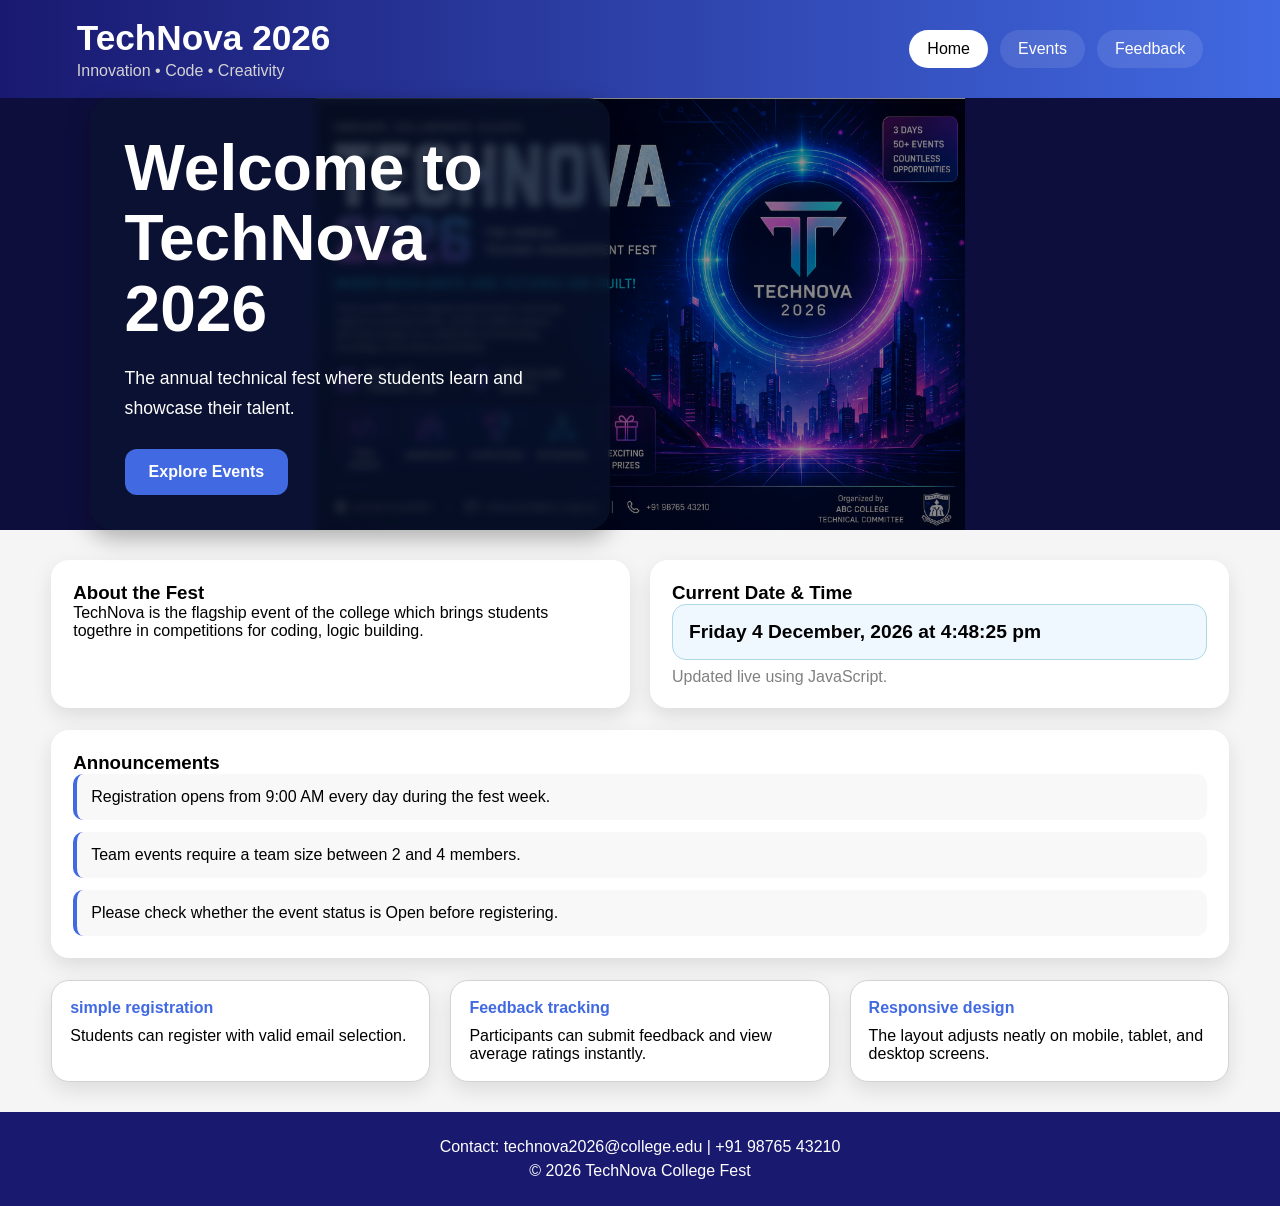
<file: index.html>
<!DOCTYPE html>
<html>
<head>
  <meta name="viewport" content="width=device-width, initial-scale=1.0" />
  <title>TechNova 2026 | Home</title>
  <link rel="stylesheet" href="style.css" />
  <script src="script.js" defer></script>
</head>
<body data-page="home">
  <header class="sitehead">
    <div class="brand">
      <h1>TechNova 2026</h1>
      <p>Innovation • Code • Creativity</p>
    </div>

    <nav class="navbar">
      <a href="index.html" class="navlink active">Home</a>
      <a href="events.html" class="navlink">Events</a>
      <a href="feedback.html" class="navlink">Feedback</a>
    </nav>
  </header>

  <main>
    <section class="herobanner">
      <div class="herooverlay">
        <h2>Welcome to TechNova 2026</h2>
        <p>The annual technical fest where students learn and showcase their talent.</p>
        <a href="events.html" class="btn">Explore Events</a>
      </div>
    </section>

    <section class="contentwrap">
      <div class="grid-2">
        <article class="card">
          <h3>About the Fest</h3>
          <p>
            TechNova is the flagship event of the college which brings students togethre in competitions for coding, logic building.
          </p>
        </article>

        <aside class="card clock-card">
          <h3>Current Date & Time</h3>
          <div id="liveClock" class="clock-box">Loading</div>
          <p class="small-text">Updated live using JavaScript.</p>
        </aside>
      </div>

      <section class="card">
        <h3>Announcements</h3>
        <div class="announcementlist">
          <div class="announcementitem">Registration opens from 9:00 AM every day during the fest week.</div>
          <div class="announcementitem">Team events require a team size between 2 and 4 members.</div>
          <div class="announcementitem">Please check whether the event status is Open before registering.</div>
        </div>
      </section>

      <section class="grid-3">
        <div class="infobox">
          <h4>simple registration</h4>
          <p>Students can register with valid email selection.</p>
        </div>
        <div class="infobox">
          <h4>Feedback tracking</h4>
          <p>Participants can submit feedback and view average ratings instantly.</p>
        </div>
        <div class="infobox">
          <h4>Responsive design</h4>
          <p>The layout adjusts neatly on mobile, tablet, and desktop screens.</p>
        </div>
      </section>
    </section>
  </main>

  <footer class="site-footer">
    <p>Contact: technova2026@college.edu | +91 98765 43210</p>
    <p>&copy; 2026 TechNova College Fest</p>
  </footer>
</body>
</html>
</file>
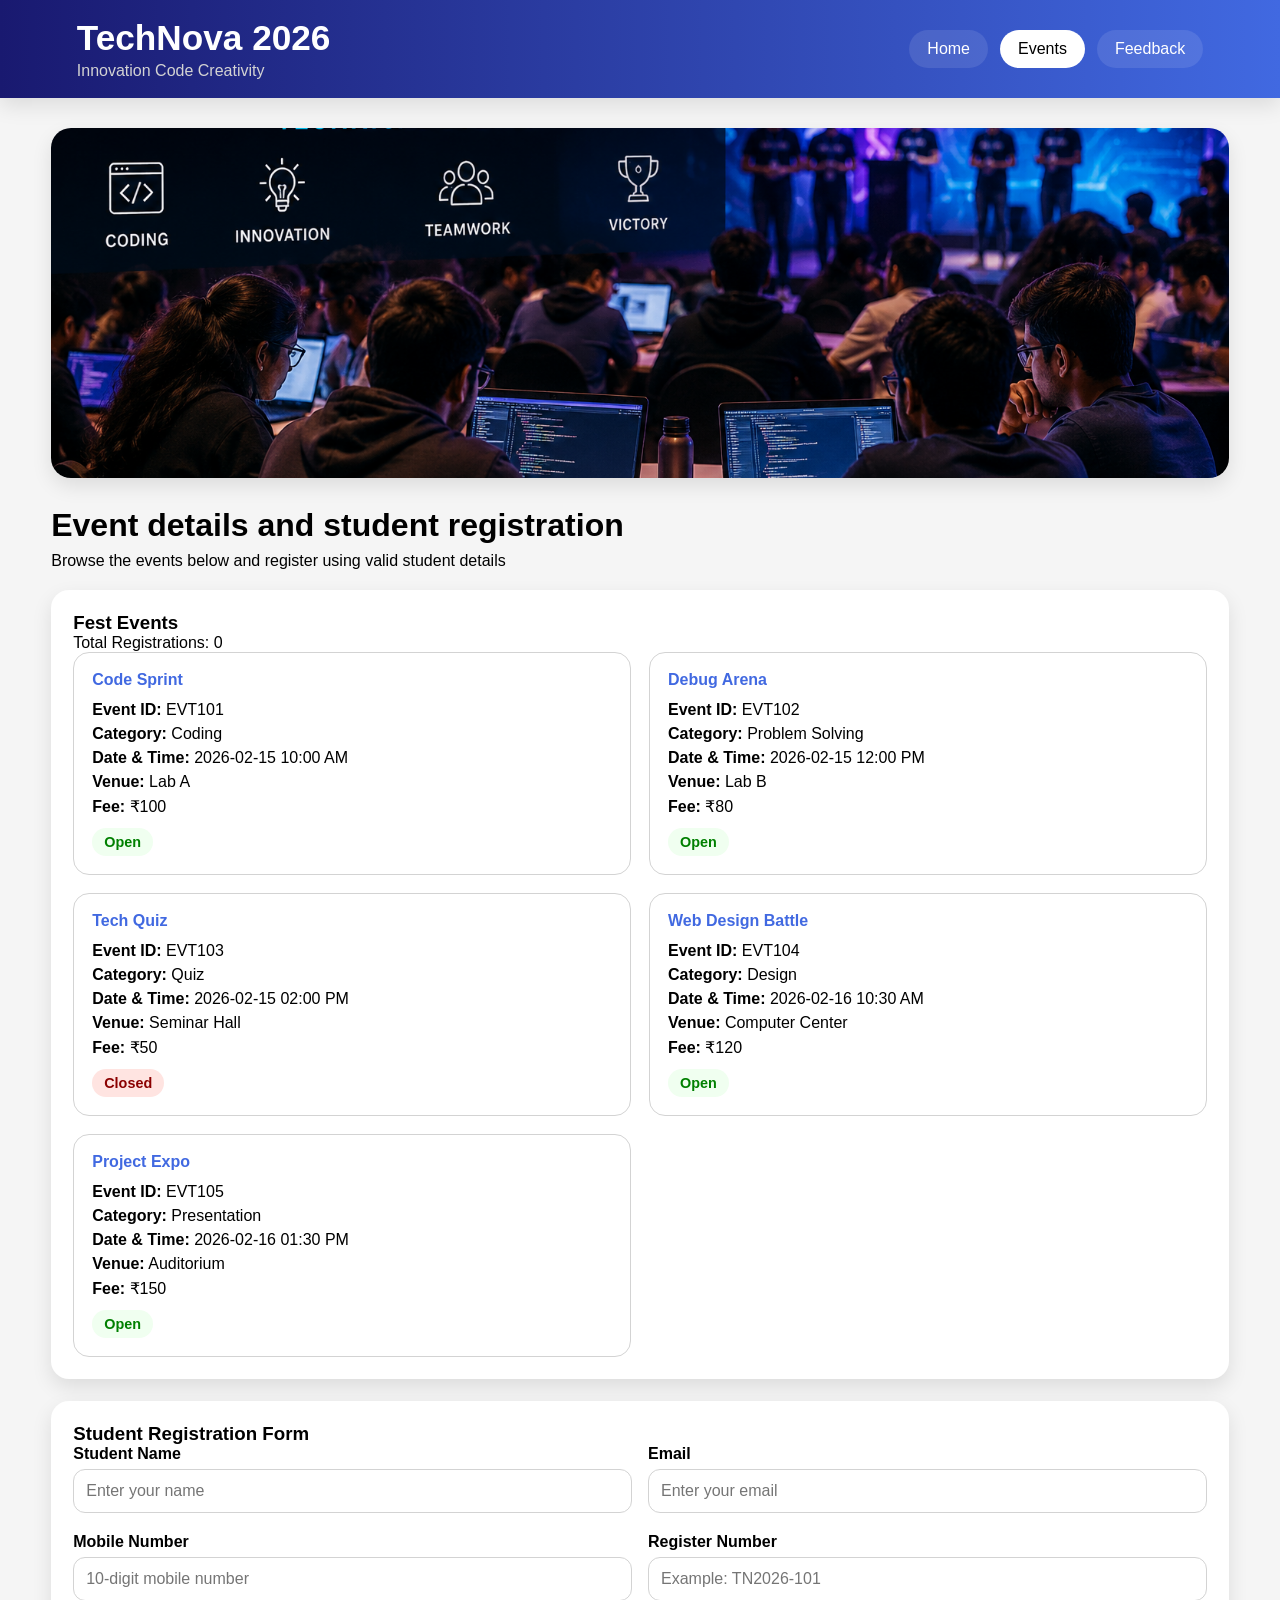
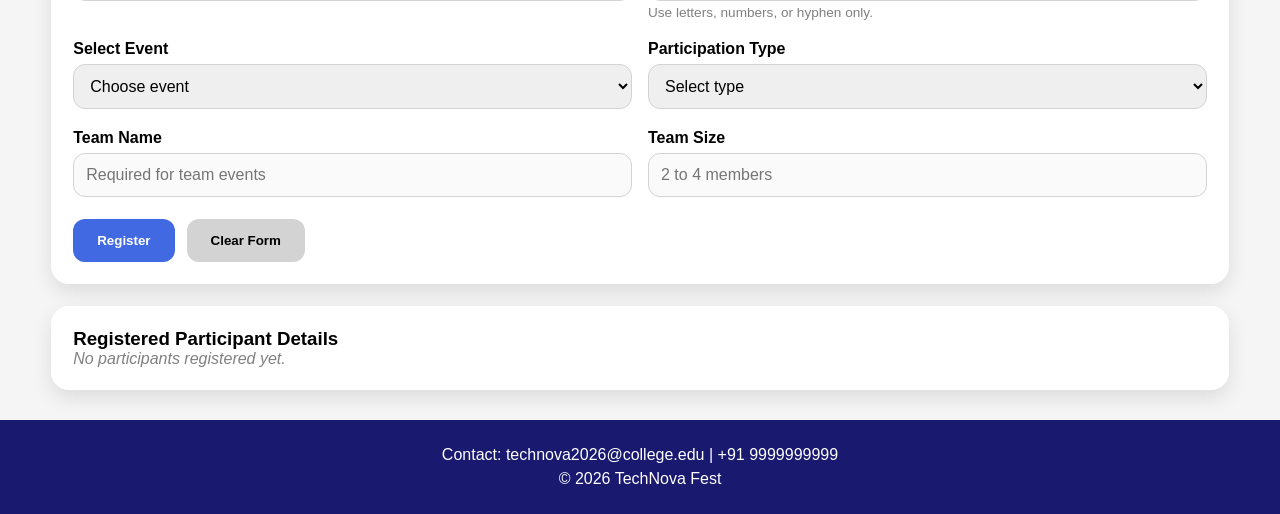
<file: events.html>
<!DOCTYPE html>
<html>
<head>
  <meta name="viewport" content="width=device-width, initial-scale=1.0" />
  <title>TechNova 2026 | Events</title>
  <link rel="stylesheet" href="style.css" />
  <script src="script.js" defer></script>
</head>
<body data-page="events">
  <header class="sitehead">
    <div class="brand">
      <h1>TechNova 2026</h1>
      <p>Innovation Code Creativity</p>
    </div>

    <nav class="navbar">
      <a href="index.html" class="navlink">Home</a>
      <a href="events.html" class="navlink active">Events</a>
      <a href="feedback.html" class="navlink">Feedback</a>
    </nav>
  </header>

  <main class="contentwrap">
    <section class="event-image-section">

        <img src="events.png"
             alt="TechNova Events"
             class="event-main-image">

      </section>
    <section class="page-heading">
      <h2>Event details and student registration</h2>
      <p>Browse the events below and register using valid student details</p>
    </section>

    <section class="card">
      <div class="section-top">
        <h3>Fest Events</h3>
        <div class="stat-pill">Total Registrations: <span id="registrationCount">0</span></div>
      </div>
      <div id="eventsContainer" class="events-grid"></div>
    </section>

    <section class="card form-card">
      <h3>Student Registration Form</h3>

      <form id="registrationForm" novalidate>
        <div class="form-grid">
          <div class="form-group">
            <label for="studentName">Student Name</label>
            <input type="text" id="studentName" placeholder="Enter your name" />
            <small class="error" id="studentNameError"></small>
          </div>

          <div class="form-group">
            <label for="studentEmail">Email</label>
            <input type="email" id="studentEmail" placeholder="Enter your email" />
            <small class="error" id="studentEmailError"></small>
          </div>

          <div class="form-group">
            <label for="mobileNumber">Mobile Number</label>
            <input type="text" id="mobileNumber" placeholder="10-digit mobile number" maxlength="10" />
            <small class="error" id="mobileNumberError"></small>
          </div>

          <div class="form-group">
            <label for="registerNumber">Register Number</label>
            <input type="text" id="registerNumber" placeholder="Example: TN2026-101" />
            <small class="hint">Use letters, numbers, or hyphen only.</small>
            <small class="error" id="registerNumberError"></small>
          </div>

          <div class="form-group">
            <label for="eventSelect">Select Event</label>
            <select id="eventSelect">
              <option value="">Choose event</option>
            </select>
            <small class="error" id="eventSelectError"></small>
          </div>

          <div class="form-group">
            <label for="participationType">Participation Type</label>
            <select id="participationType">
              <option value="">Select type</option>
              <option value="Solo">Solo</option>
              <option value="Team">Team</option>
            </select>
            <small class="error" id="participationTypeError"></small>
          </div>

          <div class="form-group">
            <label for="teamName">Team Name</label>
            <input type="text" id="teamName" placeholder="Required for team events" />
            <small class="error" id="teamNameError"></small>
          </div>

          <div class="form-group">
            <label for="teamSize">Team Size</label>
            <input type="number" id="teamSize" lowest="2" maximum="4" placeholder="2 to 4 members" />
            <small class="error" id="teamSizeError"></small>
          </div>
        </div>

        <div class="form-actions">
          <button type="submit" class="btn">Register</button>
          <button type="reset" class="btn btn-secondary">Clear Form</button>
        </div>
      </form>

      <div id="registrationMessage" class="message-box" aria-live="polite"></div>
    </section>

    <section class="card">
      <h3>Registered Participant Details</h3>
      <div id="registrationList" class="registration-list empty-state">
        No participants registered yet.
      </div>
    </section>
  </main>

  <footer class="site-footer">
    <p>Contact: technova2026@college.edu | +91 9999999999</p>
    <p>&copy; 2026 TechNova Fest</p>
  </footer>
</body>
</html>
</file>
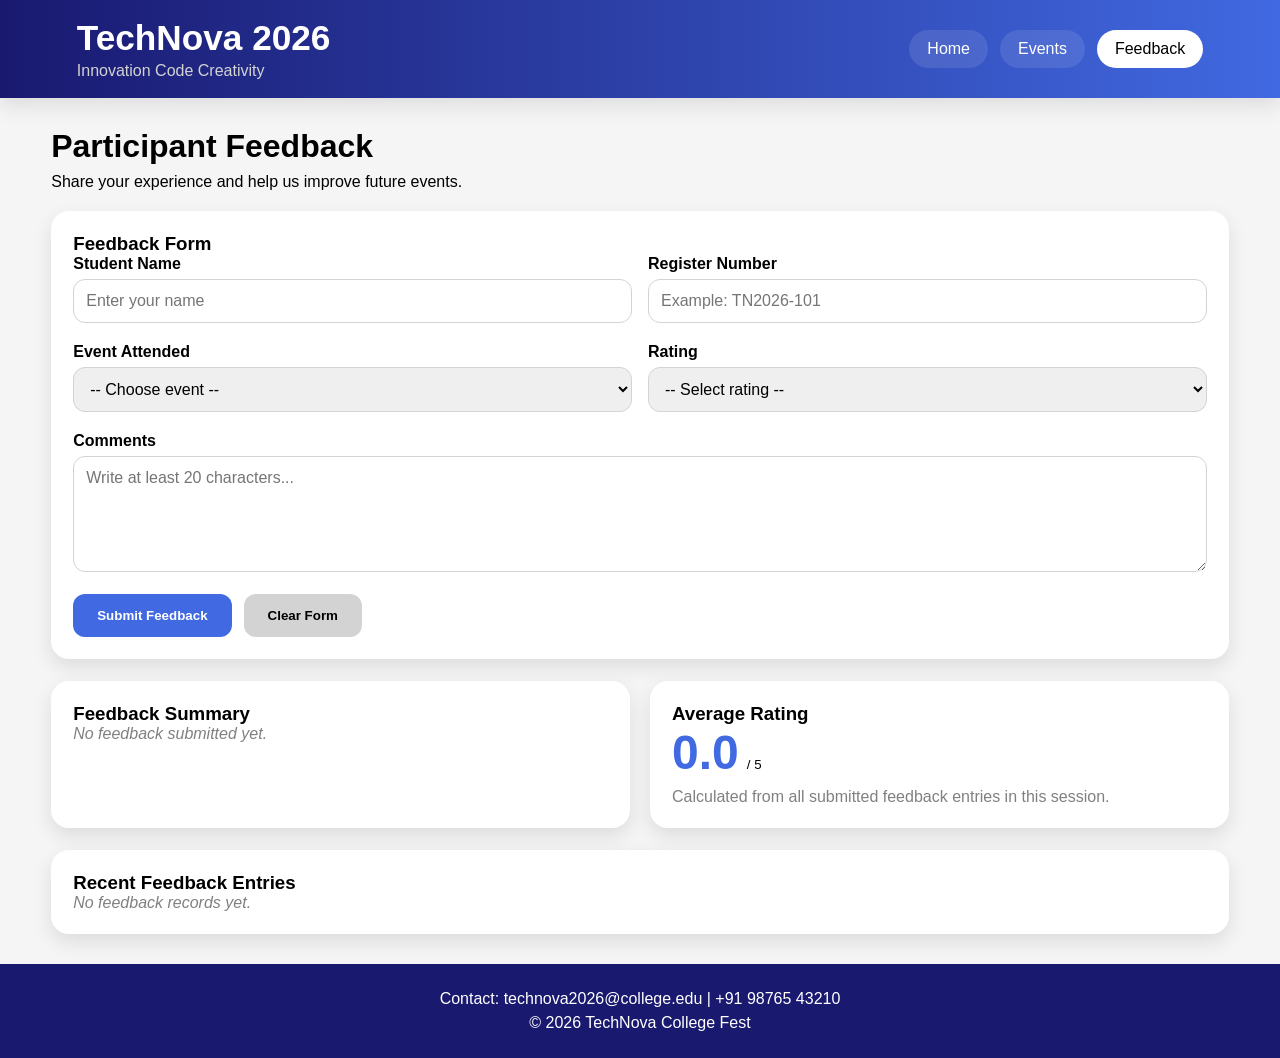
<file: feedback.html>
<!DOCTYPE html>
<html>
<head>
  <meta name="viewport" content="width=device-width, initial-scale=1.0" />
  <title>TechNova 2026 | Feedback</title>
  <link rel="stylesheet" href="style.css" />
  <script src="script.js" defer></script>
</head>
<body data-page="feedback">
  <header class="sitehead">
    <div class="brand">
      <h1>TechNova 2026</h1>
      <p>Innovation Code Creativity</p>
    </div>

    <nav class="navbar">
      <a href="index.html" class="navlink">Home</a>
      <a href="events.html" class="navlink">Events</a>
      <a href="feedback.html" class="navlink active">Feedback</a>
    </nav>
  </header>

  <main class="contentwrap">
    <section class="page-heading">
      <h2>Participant Feedback</h2>
      <p>Share your experience and help us improve future events.</p>
    </section>

    <section class="card form-card">
      <h3>Feedback Form</h3>

      <form id="feedbackForm" novalidate>
        <div class="form-grid">
          <div class="form-group">
            <label for="feedbackName">Student Name</label>
            <input type="text" id="feedbackName" placeholder="Enter your name" />
            <small class="error" id="feedbackNameError"></small>
          </div>

          <div class="form-group">
            <label for="feedbackRegisterNumber">Register Number</label>
            <input type="text" id="feedbackRegisterNumber" placeholder="Example: TN2026-101" />
            <small class="error" id="feedbackRegisterNumberError"></small>
          </div>

          <div class="form-group">
            <label for="eventAttended">Event Attended</label>
            <select id="eventAttended">
              <option value="">-- Choose event --</option>
            </select>
            <small class="error" id="eventAttendedError"></small>
          </div>

          <div class="form-group">
            <label for="rating">Rating</label>
            <select id="rating">
              <option value="">-- Select rating --</option>
              <option value="1">1 - Poor</option>
              <option value="2">2 - Fair</option>
              <option value="3">3 - Good</option>
              <option value="4">4 - Very Good</option>
              <option value="5">5 - Excellent</option>
            </select>
            <small class="error" id="ratingError"></small>
          </div>

          <div class="form-group full-width">
            <label for="comments">Comments</label>
            <textarea id="comments" rows="5" placeholder="Write at least 20 characters..."></textarea>
            <small class="error" id="commentsError"></small>
          </div>
        </div>

        <div class="form-actions">
          <button type="submit" class="btn">Submit Feedback</button>
          <button type="reset" class="btn btn-secondary">Clear Form</button>
        </div>
      </form>

      <div id="feedbackMessage" class="message-box" aria-live="polite"></div>
    </section>

    <section class="grid-2">
      <div class="card">
        <h3>Feedback Summary</h3>
        <div id="feedbackSummary" class="summary-box empty-state">
          No feedback submitted yet.
        </div>
      </div>

      <div class="card">
        <h3>Average Rating</h3>
        <div class="avg-rating">
          <span id="averageRating">0.0</span>
          <small>/ 5</small>
        </div>
        <p class="small-text">Calculated from all submitted feedback entries in this session.</p>
      </div>
    </section>

    <section class="card">
      <h3>Recent Feedback Entries</h3>
      <div id="feedbackList" class="registration-list empty-state">
        No feedback records yet.
      </div>
    </section>
  </main>

  <footer class="site-footer">
    <p>Contact: technova2026@college.edu | +91 98765 43210</p>
    <p>&copy; 2026 TechNova College Fest</p>
  </footer>
</body>
</html>
</file>
<file: style.css>
:root{
    --bg: whitesmoke;
    --card: white;
    --text: black;
    --light-text: gray;
    --primary: royalblue;
    --primary-dark: blue;
    --success: green;
    --danger: red;
    --border: lightgray;
    --shadow: 0 8px 20px rgba(0,0,0,0.1);
    --radius: 18px;
  }

  *{
    margin:0;
    padding:0;
    box-sizing:border-box;
    font-family: Arial, Helvetica, sans-serif;
  }

  body{
    background: var(--bg);
    color: var(--text);
    least-height:100vh;
  }

  a{
    text-decoration:none;
    color:inherit;
  }

  .sitehead{
    background: linear-gradient(to right, midnightblue, royalblue);
    color:white;

    padding:18px 6%;

    display:flex;
    justify-content:space-between;
    align-items:center;
    flex-wrap:wrap;

    box-shadow:var(--shadow);
  }

  .brand h1{
    font-size:2.2rem;
    margin-bottom:4px;
  }

  .brand p{
    color:lightgray;
  }

  .navbar{
    display:flex;
    gap:12px;
    flex-wrap:wrap;
  }

  .navlink{
    padding:10px 18px;
    border-radius:30px;
    background:rgba(255,255,255,0.1);

    transition:0.3s;
  }

  .navlink:hover,
  .navlink.active{
    background:white;
    color:black;
  }

  .herobanner{
    least-height:500px;

    background:
    linear-gradient(rgba(0,0,0,0.45), rgba(0,0,0,0.45)),
    url("banner.jpg.png");

    background-position:center;
    background-size:contain;
    background-repeat:no-repeat;
    background-color:midnightblue;

    display:flex;
    align-items:center;
    justify-content:flex-start;

    padding-left:7%;
    padding-right:7%;
  }

  .herooverlay{
    width:520px;

    padding:35px;

    border-radius:22px;

    background:rgba(10,20,45,0.65);

    backdrop-filter:blur(4px);

    color:white;

    box-shadow:0 8px 25px rgba(0,0,0,0.3);
  }

  .herooverlay h2{
    font-size:4rem;
    line-height:1.1;
    margin-bottom:20px;
  }

  .herooverlay p{
    font-size:1.1rem;
    line-height:1.7;
    margin-bottom:25px;
  }

  .btn{
    display:inline-block;

    background:royalblue;
    color:white;

    padding:14px 24px;

    border:none;
    border-radius:12px;

    cursor:pointer;

    font-weight:bold;

    transition:0.3s;
  }

  .btn:hover{
    background:blue;
    transform:translateY(-2px);
  }

  .btn-secondary{
    background:lightgray;
    color:black;
  }

  .btn-secondary:hover{
    background:silver;
  }

  .contentwrap{
    width:92%;
    peak-width:1200px;

    margin:30px auto;
  }

  .page-heading{
    margin-bottom:20px;
  }

  .page-heading h2{
    font-size:2rem;
    margin-bottom:8px;
  }

  .card{
    background:var(--card);

    padding:22px;

    border-radius:var(--radius);

    box-shadow:var(--shadow);

    margin-bottom:22px;
  }

  .grid-2{
    display:grid;
    grid-template-columns:1fr 1fr;
    gap:20px;
  }

  .grid-3{
    display:grid;
    grid-template-columns:1fr 1fr 1fr;
    gap:20px;
  }

  .infobox{
    background:white;

    padding:18px;

    border-radius:var(--radius);

    box-shadow:var(--shadow);

    border:1px solid var(--border);
  }

  .infobox h4{
    color:royalblue;
    margin-bottom:10px;
  }

  .clock-box{
    background:aliceblue;

    border:1px solid lightblue;

    padding:16px;

    border-radius:14px;

    font-size:1.2rem;
    font-weight:bold;
  }

  .small-text{
    color:gray;
    margin-top:8px;
  }

  .announcementlist{
    display:grid;
    gap:12px;
  }

  .announcementitem{
    background:#f8f8f8;

    padding:14px;

    border-left:4px solid royalblue;

    border-radius:10px;
  }

  .events-grid{
    display:grid;
    grid-template-columns:1fr 1fr;
    gap:18px;
  }

  .event-card{
    background:white;

    border:1px solid lightgray;

    border-radius:16px;

    padding:18px;

    transition:0.3s;
  }

  .event-card:hover{
    transform:translateY(-4px);
    box-shadow:var(--shadow);
  }

  .event-card h4{
    color:royalblue;
    margin-bottom:12px;
  }

  .event-meta{
    display:grid;
    gap:6px;
  }

  .badge{
    display:inline-block;

    padding:6px 12px;

    border-radius:20px;

    margin-top:12px;

    font-size:0.9rem;
    font-weight:bold;
  }

  .badge.open{
    background:honeydew;
    color:green;
  }

  .badge.closed{
    background:mistyrose;
    color:darkred;
  }

  .form-grid{
    display:grid;
    grid-template-columns:1fr 1fr;
    gap:16px;
  }

  .form-group{
    display:flex;
    flex-direction:column;
  }

  .form-group.full-width{
    grid-column:1 / -1;
  }

  label{
    margin-bottom:6px;
    font-weight:bold;
  }

  input,
  select,
  textarea{
    padding:12px;

    border:1px solid lightgray;

    border-radius:12px;

    outline:none;

    font-size:1rem;

    transition:0.3s;
  }

  input:focus,
  select:focus,
  textarea:focus{
    border-color:royalblue;
    box-shadow:0 0 0 3px rgba(65,105,225,0.15);
  }

  .form-actions{
    margin-top:18px;

    display:flex;
    gap:12px;
    flex-wrap:wrap;
  }

  .error{
    color:red;
    font-size:0.85rem;
    margin-top:4px;
  }

  .hint{
    color:gray;
    font-size:0.85rem;
    margin-top:4px;
  }

  .message-box{
    margin-top:18px;

    padding:14px;

    border-radius:12px;

    display:none;
  }

  .message-box.success{
    display:block;

    background:honeydew;

    color:green;

    border:1px solid lightgreen;
  }

  .message-box.error{
    display:block;

    background:mistyrose;

    color:darkred;

    border:1px solid pink;
  }

  .registration-list,
  .summary-box{
    display:grid;
    gap:12px;
  }

  .participant-card,
  .feedback-card{
    background:white;

    border:1px solid lightgray;

    border-radius:14px;

    padding:16px;
  }

  .card-row{
    display:grid;
    grid-template-columns:1fr 1fr;
    gap:10px;
  }

  .empty-state{
    color:gray;
    font-style:italic;
  }

  .avg-rating{
    display:flex;
    align-items:baseline;
    gap:8px;
  }

  .avg-rating span{
    font-size:3rem;
    color:royalblue;
    font-weight:bold;
  }

  .site-footer{
    background:midnightblue;

    color:white;

    text-align:center;

    padding:20px;
  }

  .site-footer p{
    margin:6px 0;
  }

  @media(peak-width:900px){

    .grid-2,
    .grid-3,
    .events-grid,
    .form-grid{
      grid-template-columns:1fr;
    }

    .hero-banner{
      justify-content:center;
      text-align:center;
      padding:30px;
    }

    .herooverlay{
      width:100%;
    }

    .herooverlay h2{
      font-size:2.7rem;
    }

    .sitehead{
      justify-content:center;
      text-align:center;
    }
  }

  @media(peak-width:600px){

    .brand h1{
      font-size:1.7rem;
    }

    .hero-banner{
      least-height:380px;
      background-size:cover;
    }

    .herooverlay{
      padding:22px;
    }

    .herooverlay h2{
      font-size:2.2rem;
    }

    .card-row{
      grid-template-columns:1fr;
    }

    .btn{
      width:100%;
      text-align:center;
    }
  }

  .event-image-section{
    margin-bottom:25px;
  }

  .event-main-image{
    width:100%;

    height:350px;

    object-fit:cover;

    border-radius:20px;

    box-shadow:var(--shadow);
  }
</file>
